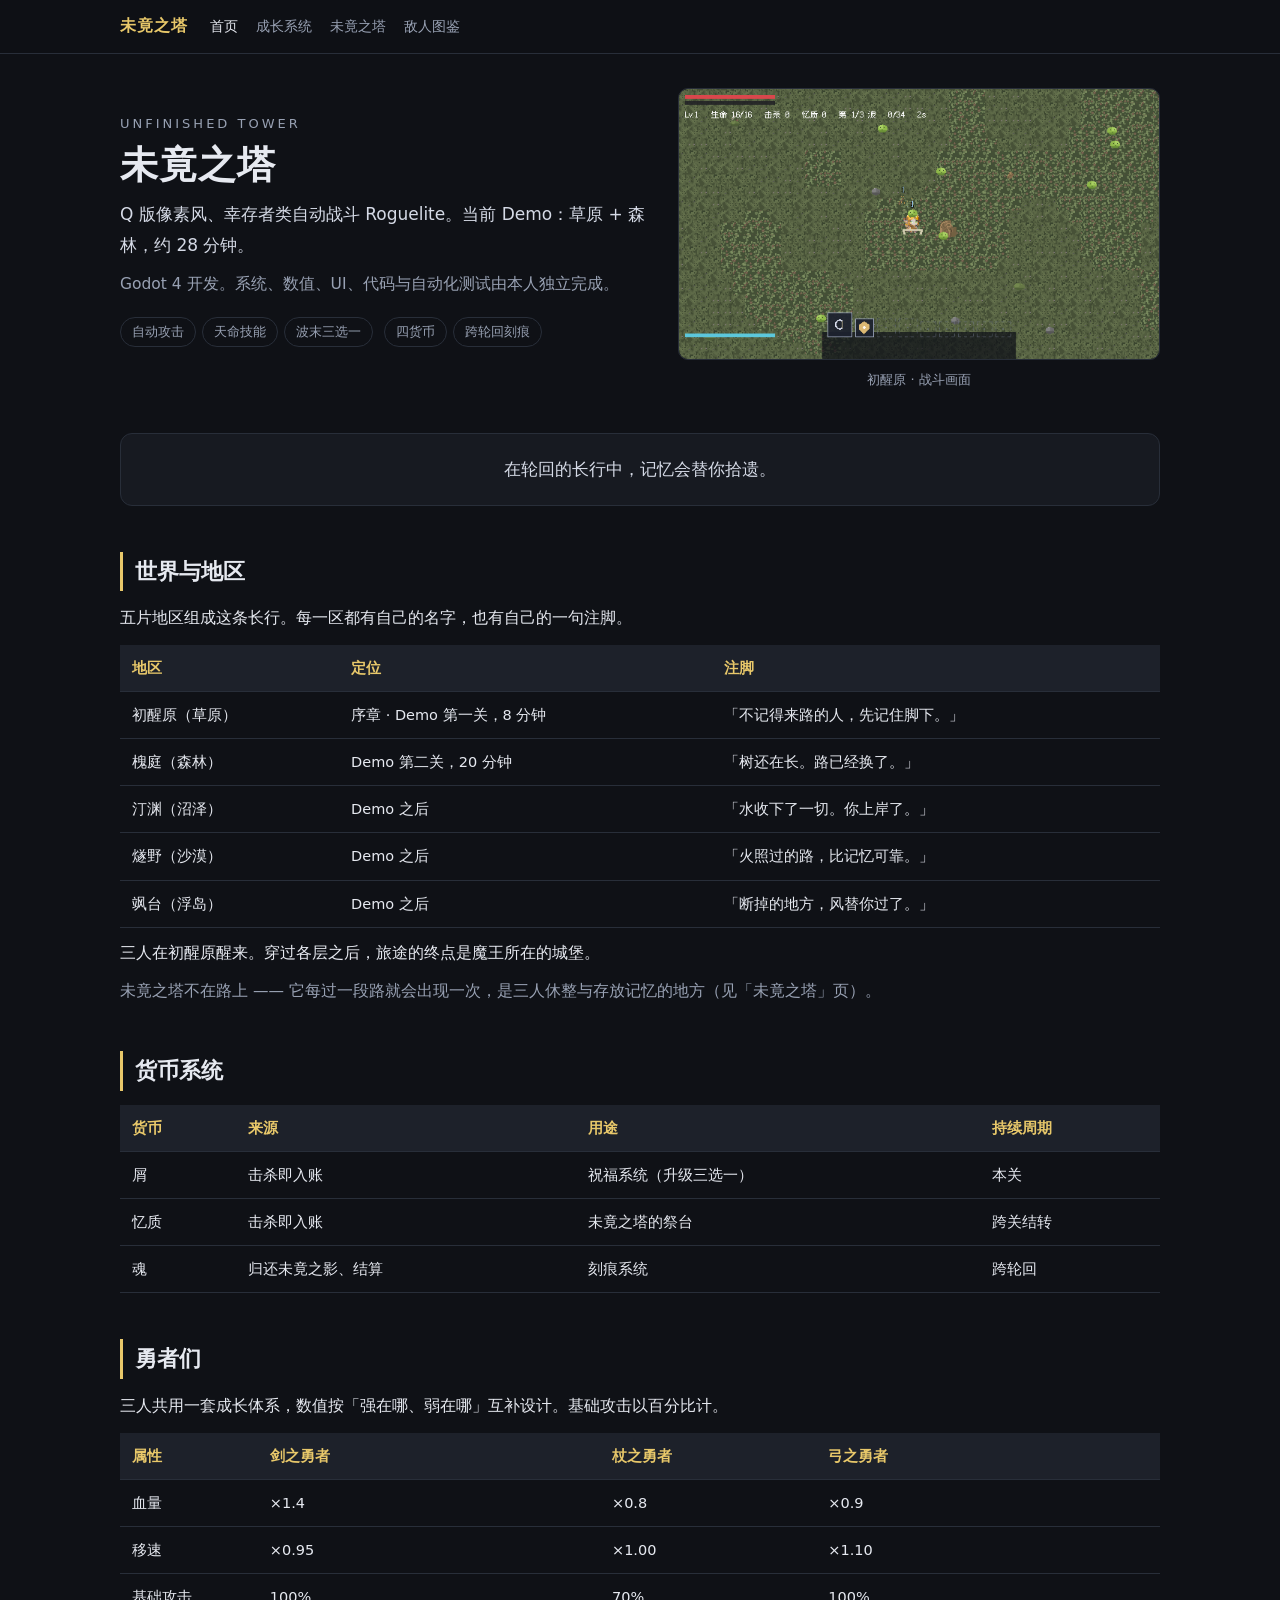
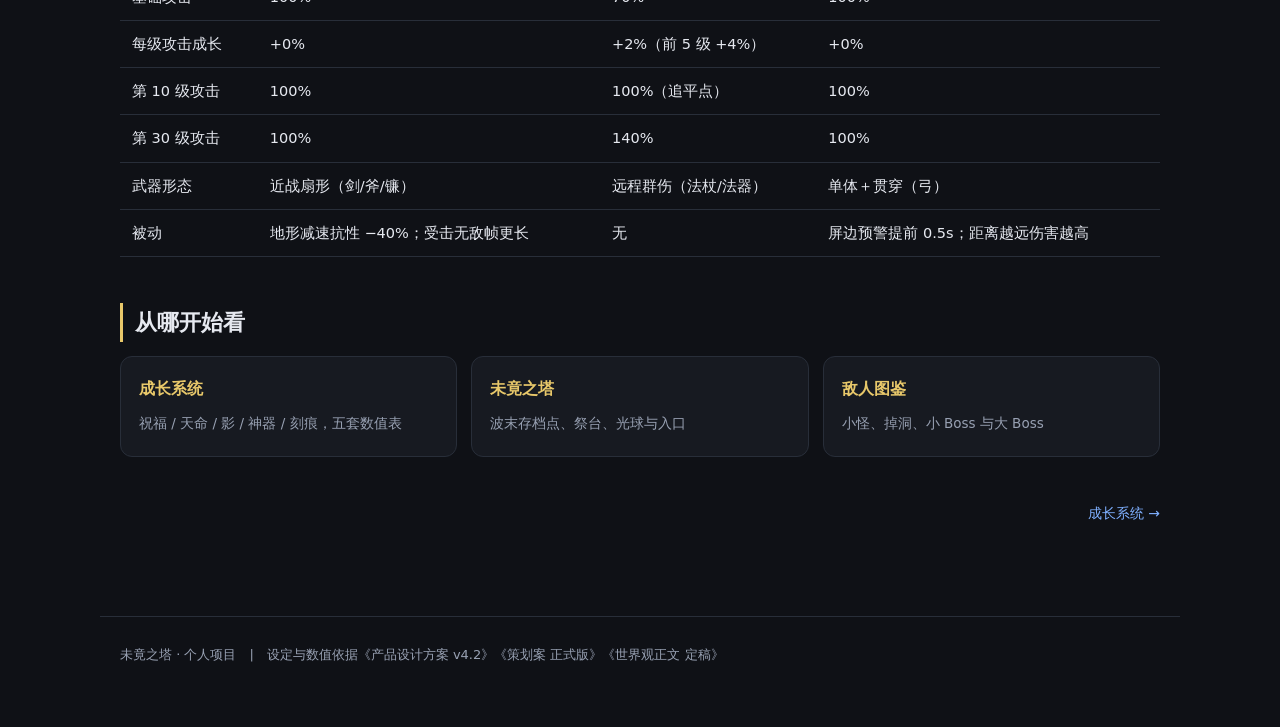
<file: index.html>
<!DOCTYPE html>
<html lang="zh-CN">
<head>
<meta charset="utf-8">
<meta name="viewport" content="width=device-width,initial-scale=1">
<title>未竟之塔 · 游戏 Wiki</title>
<link rel="stylesheet" href="style.css">
</head>
<body>
<div class="topbar"><div class="topbar-in">
  <div class="brand">未竟之塔</div>
  <nav class="nav">
    <a class="on" href="index.html">首页</a>
    <a href="growth.html">成长系统</a>
    <a href="tower.html">未竟之塔</a>
    <a href="enemies.html">敌人图鉴</a>
    
  </nav>
</div></div>
<div class="wrap">

  <section class="hero">
    <div>
      <h1><span class="en">UNFINISHED TOWER</span>未竟之塔</h1>
      <p class="lead">Q 版像素风、幸存者类自动战斗 Roguelite。当前 Demo：草原 + 森林，约 28 分钟。</p>
      <p class="sub">Godot 4 开发。系统、数值、UI、代码与自动化测试由本人独立完成。</p>
      <p style="margin-top:18px">
        <span class="tag">自动攻击</span><span class="tag">天命技能</span><span class="tag">波末三选一</span>
        <span class="tag">四货币</span><span class="tag">跨轮回刻痕</span>
      </p>
    </div>
    <figure style="margin:0">
      <img class="img" src="img/battle.png" alt="战斗画面">
      <figcaption>初醒原 · 战斗画面</figcaption>
    </figure>
  </section>

  <div class="card">
    <p class="lead" style="margin:0;text-align:center">在轮回的长行中，记忆会替你拾遗。</p>
  </div>

  <h2>世界与地区</h2>
  <p>五片地区组成这条长行。每一区都有自己的名字，也有自己的一句注脚。</p>
  <table>
    <tr><th>地区</th><th>定位</th><th>注脚</th></tr>
    <tr><td>初醒原（草原）</td><td>序章 · Demo 第一关，8 分钟</td><td>「不记得来路的人，先记住脚下。」</td></tr>
    <tr><td>槐庭（森林）</td><td>Demo 第二关，20 分钟</td><td>「树还在长。路已经换了。」</td></tr>
    <tr><td>汀渊（沼泽）</td><td>Demo 之后</td><td>「水收下了一切。你上岸了。」</td></tr>
    <tr><td>燧野（沙漠）</td><td>Demo 之后</td><td>「火照过的路，比记忆可靠。」</td></tr>
    <tr><td>飒台（浮岛）</td><td>Demo 之后</td><td>「断掉的地方，风替你过了。」</td></tr>
  </table>
  <p>三人在初醒原醒来。穿过各层之后，旅途的终点是魔王所在的城堡。</p>
  <p class="sub">未竟之塔不在路上 —— 它每过一段路就会出现一次，是三人休整与存放记忆的地方（见「未竟之塔」页）。</p>

  <h2>货币系统</h2>
  <table>
    <tr><th>货币</th><th>来源</th><th>用途</th><th>持续周期</th></tr>
    <tr><td>屑</td><td>击杀即入账</td><td>祝福系统（升级三选一）</td><td>本关</td></tr>
    <tr><td>忆质</td><td>击杀即入账</td><td>未竟之塔的祭台</td><td>跨关结转</td></tr>
    <tr><td>魂</td><td>归还未竟之影、结算</td><td>刻痕系统</td><td>跨轮回</td></tr>
  </table>

  <h2>勇者们</h2>
  <p>三人共用一套成长体系，数值按「强在哪、弱在哪」互补设计。基础攻击以百分比计。</p>
  <table>
    <tr><th>属性</th><th>剑之勇者</th><th>杖之勇者</th><th>弓之勇者</th></tr>
    <tr><td>血量</td><td>×1.4</td><td>×0.8</td><td>×0.9</td></tr>
    <tr><td>移速</td><td>×0.95</td><td>×1.00</td><td>×1.10</td></tr>
    <tr><td>基础攻击</td><td>100%</td><td>70%</td><td>100%</td></tr>
    <tr><td>每级攻击成长</td><td>+0%</td><td>+2%（前 5 级 +4%）</td><td>+0%</td></tr>
    <tr><td>第 10 级攻击</td><td>100%</td><td>100%（追平点）</td><td>100%</td></tr>
    <tr><td>第 30 级攻击</td><td>100%</td><td>140%</td><td>100%</td></tr>
    <tr><td>武器形态</td><td>近战扇形（剑/斧/镰）</td><td>远程群伤（法杖/法器）</td><td>单体＋贯穿（弓）</td></tr>
    <tr><td>被动</td><td>地形减速抗性 −40%；受击无敌帧更长</td><td>无</td><td>屏边预警提前 0.5s；距离越远伤害越高</td></tr>
  </table>

  <h2>从哪开始看</h2>
  <div class="grid g3">
    <a class="tile" href="growth.html"><b>成长系统</b><span>祝福 / 天命 / 影 / 神器 / 刻痕，五套数值表</span></a>
    <a class="tile" href="tower.html"><b>未竟之塔</b><span>波末存档点、祭台、光球与入口</span></a>
    <a class="tile" href="enemies.html"><b>敌人图鉴</b><span>小怪、掉洞、小 Boss 与大 Boss</span></a>
  </div>

  <div class="pager"><span></span><a href="growth.html">成长系统 →</a></div>

</div>
<footer>未竟之塔 · 个人项目　|　设定与数值依据《产品设计方案 v4.2》《策划案 正式版》《世界观正文 定稿》</footer>
</body>
</html>
</file>
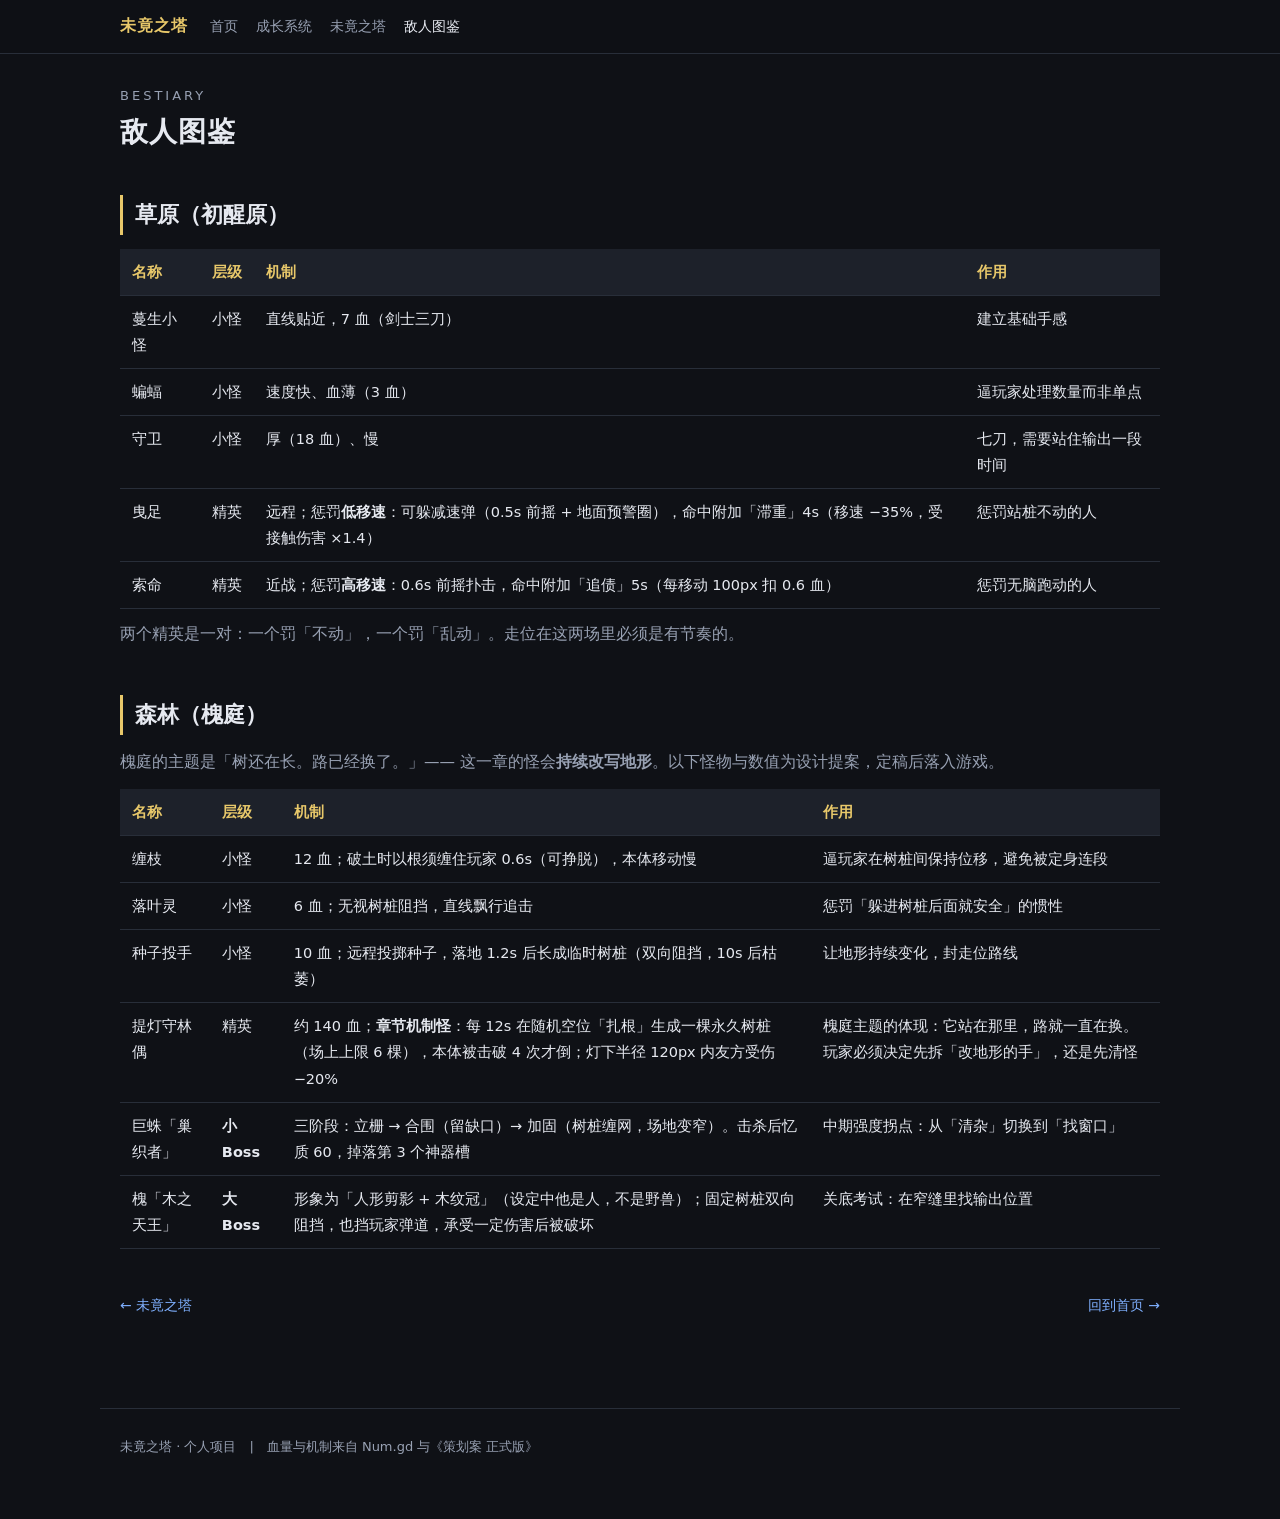
<file: enemies.html>
<!DOCTYPE html>
<html lang="zh-CN">
<head>
<meta charset="utf-8">
<meta name="viewport" content="width=device-width,initial-scale=1">
<title>敌人图鉴 · 未竟之塔 Wiki</title>
<link rel="stylesheet" href="style.css">
</head>
<body>
<div class="topbar"><div class="topbar-in">
  <div class="brand">未竟之塔</div>
  <nav class="nav">
    <a href="index.html">首页</a>
    <a href="growth.html">成长系统</a>
    <a href="tower.html">未竟之塔</a>
    <a class="on" href="enemies.html">敌人图鉴</a>
    
  </nav>
</div></div>
<div class="wrap">

  <h1 style="font-size:28px"><span class="en">BESTIARY</span>敌人图鉴</h1>
  <h2>草原（初醒原）</h2>
  <table>
    <tr><th>名称</th><th>层级</th><th>机制</th><th>作用</th></tr>
    <tr><td>蔓生小怪</td><td>小怪</td><td>直线贴近，7 血（剑士三刀）</td><td>建立基础手感</td></tr>
    <tr><td>蝙蝠</td><td>小怪</td><td>速度快、血薄（3 血）</td><td>逼玩家处理数量而非单点</td></tr>
    <tr><td>守卫</td><td>小怪</td><td>厚（18 血）、慢</td><td>七刀，需要站住输出一段时间</td></tr>
    <tr><td>曳足</td><td>精英</td><td>远程；惩罚<b>低移速</b>：可躲减速弹（0.5s 前摇 + 地面预警圈），命中附加「滞重」4s（移速 −35%，受接触伤害 ×1.4）</td><td>惩罚站桩不动的人</td></tr>
    <tr><td>索命</td><td>精英</td><td>近战；惩罚<b>高移速</b>：0.6s 前摇扑击，命中附加「追债」5s（每移动 100px 扣 0.6 血）</td><td>惩罚无脑跑动的人</td></tr>
  </table>
  <p class="sub">两个精英是一对：一个罚「不动」，一个罚「乱动」。走位在这两场里必须是有节奏的。</p>

  <h2>森林（槐庭）</h2>
  <p class="sub">槐庭的主题是「树还在长。路已经换了。」—— 这一章的怪会<b>持续改写地形</b>。以下怪物与数值为设计提案，定稿后落入游戏。</p>
  <table>
    <tr><th>名称</th><th>层级</th><th>机制</th><th>作用</th></tr>
    <tr><td>缠枝</td><td>小怪</td><td>12 血；破土时以根须缠住玩家 0.6s（可挣脱），本体移动慢</td><td>逼玩家在树桩间保持位移，避免被定身连段</td></tr>
    <tr><td>落叶灵</td><td>小怪</td><td>6 血；无视树桩阻挡，直线飘行追击</td><td>惩罚「躲进树桩后面就安全」的惯性</td></tr>
    <tr><td>种子投手</td><td>小怪</td><td>10 血；远程投掷种子，落地 1.2s 后长成临时树桩（双向阻挡，10s 后枯萎）</td><td>让地形持续变化，封走位路线</td></tr>
    <tr><td>提灯守林偶</td><td>精英</td><td>约 140 血；<b>章节机制怪</b>：每 12s 在随机空位「扎根」生成一棵永久树桩（场上上限 6 棵），本体被击破 4 次才倒；灯下半径 120px 内友方受伤 −20%</td><td>槐庭主题的体现：它站在那里，路就一直在换。玩家必须决定先拆「改地形的手」，还是先清怪</td></tr>
    <tr><td>巨蛛「巢织者」</td><td><b>小 Boss</b></td><td>三阶段：立栅 → 合围（留缺口）→ 加固（树桩缠网，场地变窄）。击杀后忆质 60，掉落第 3 个神器槽</td><td>中期强度拐点：从「清杂」切换到「找窗口」</td></tr>
    <tr><td>槐「木之天王」</td><td><b>大 Boss</b></td><td>形象为「人形剪影 + 木纹冠」（设定中他是人，不是野兽）；固定树桩双向阻挡，也挡玩家弹道，承受一定伤害后被破坏</td><td>关底考试：在窄缝里找输出位置</td></tr>

  </table>

  <div class="pager"><a href="tower.html">← 未竟之塔</a><a href="index.html">回到首页 →</a></div>

</div>
<footer>未竟之塔 · 个人项目　|　血量与机制来自 Num.gd 与《策划案 正式版》</footer>
</body>
</html>
</file>
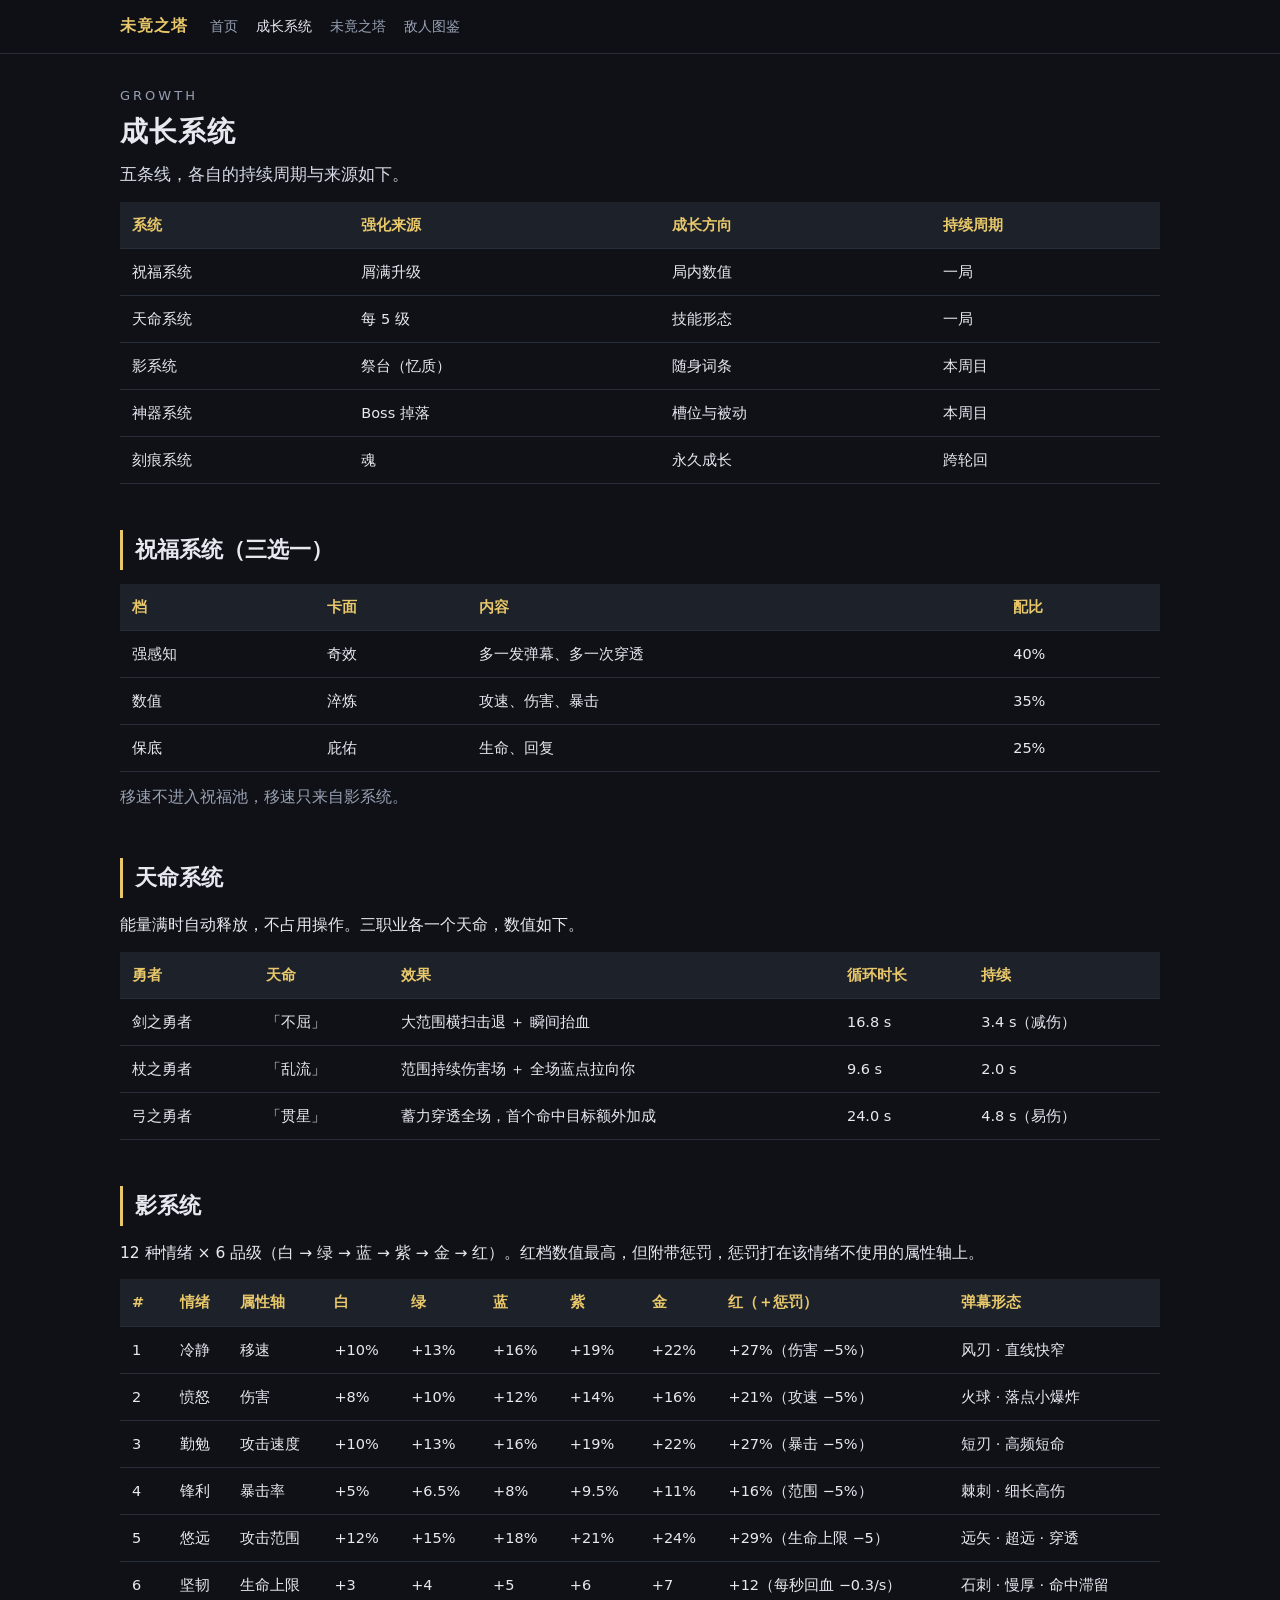
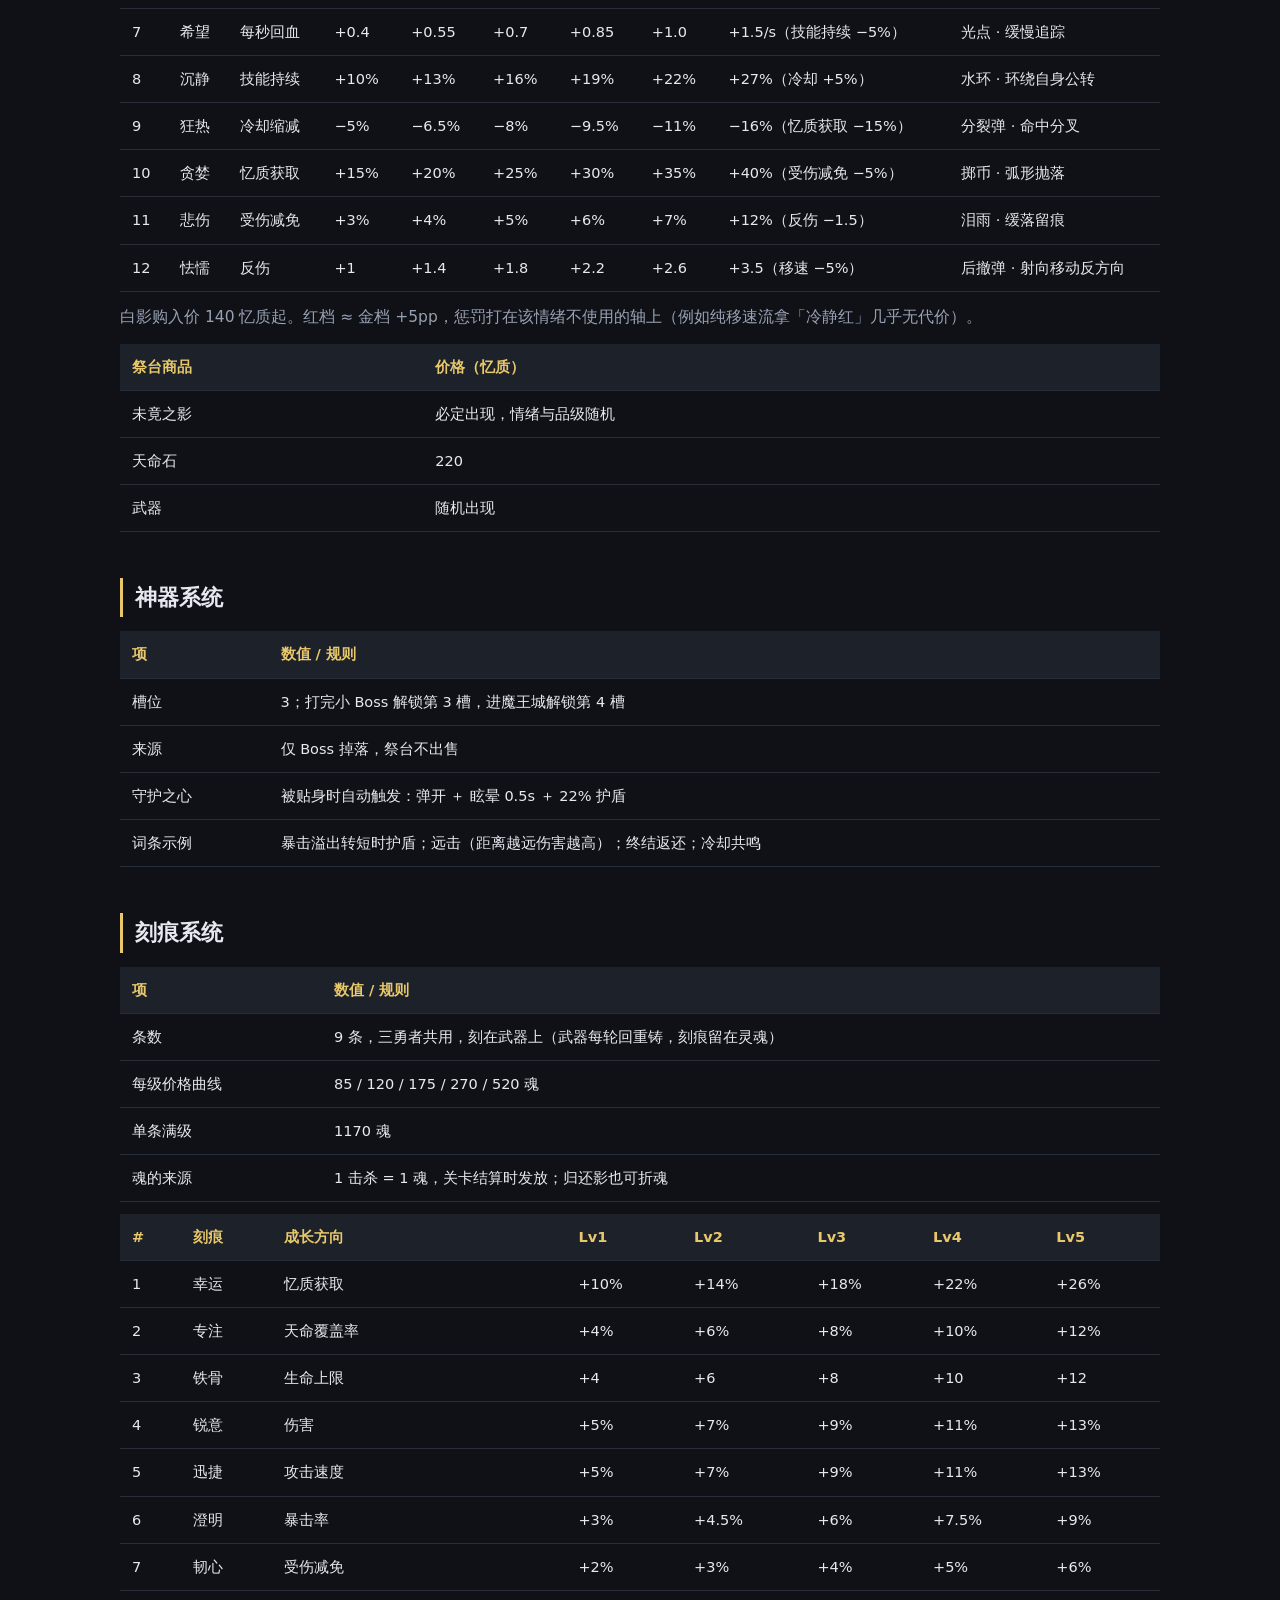
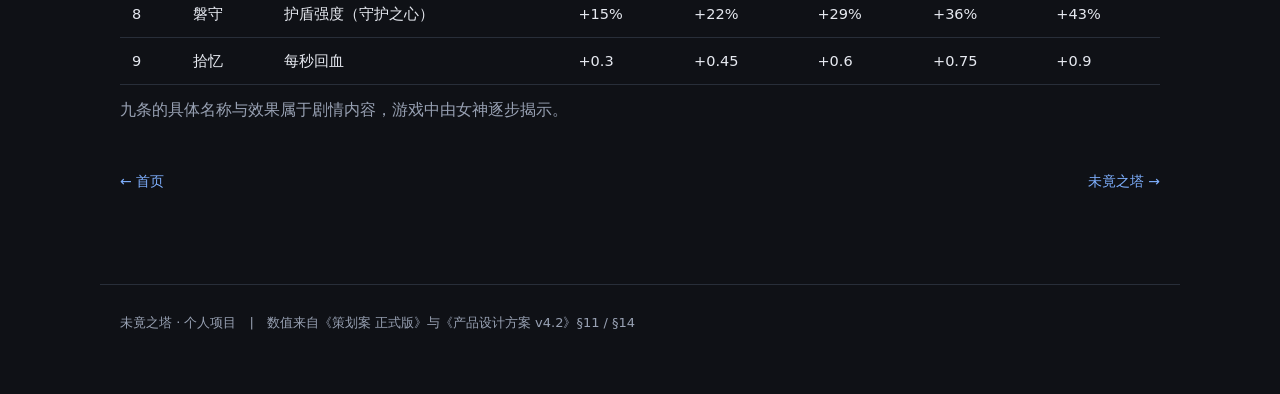
<file: growth.html>
<!DOCTYPE html>
<html lang="zh-CN">
<head>
<meta charset="utf-8">
<meta name="viewport" content="width=device-width,initial-scale=1">
<title>成长系统 · 未竟之塔 Wiki</title>
<link rel="stylesheet" href="style.css">
</head>
<body>
<div class="topbar"><div class="topbar-in">
  <div class="brand">未竟之塔</div>
  <nav class="nav">
    <a href="index.html">首页</a>
    <a class="on" href="growth.html">成长系统</a>
    <a href="tower.html">未竟之塔</a>
    <a href="enemies.html">敌人图鉴</a>
    
  </nav>
</div></div>
<div class="wrap">

  <h1 style="font-size:28px"><span class="en">GROWTH</span>成长系统</h1>
  <p class="lead">五条线，各自的持续周期与来源如下。</p>

  <table>
    <tr><th>系统</th><th>强化来源</th><th>成长方向</th><th>持续周期</th></tr>
    <tr><td>祝福系统</td><td>屑满升级</td><td>局内数值</td><td>一局</td></tr>
    <tr><td>天命系统</td><td>每 5 级</td><td>技能形态</td><td>一局</td></tr>
    <tr><td>影系统</td><td>祭台（忆质）</td><td>随身词条</td><td>本周目</td></tr>
    <tr><td>神器系统</td><td>Boss 掉落</td><td>槽位与被动</td><td>本周目</td></tr>
    <tr><td>刻痕系统</td><td>魂</td><td>永久成长</td><td>跨轮回</td></tr>
  </table>

  <h2>祝福系统（三选一）</h2>
  <table>
    <tr><th>档</th><th>卡面</th><th>内容</th><th>配比</th></tr>
    <tr><td>强感知</td><td>奇效</td><td>多一发弹幕、多一次穿透</td><td>40%</td></tr>
    <tr><td>数值</td><td>淬炼</td><td>攻速、伤害、暴击</td><td>35%</td></tr>
    <tr><td>保底</td><td>庇佑</td><td>生命、回复</td><td>25%</td></tr>
  </table>
  <p class="sub">移速不进入祝福池，移速只来自影系统。</p>

  <h2>天命系统</h2>
  <p>能量满时自动释放，不占用操作。三职业各一个天命，数值如下。</p>
  <table>
    <tr><th>勇者</th><th>天命</th><th>效果</th><th>循环时长</th><th>持续</th></tr>
    <tr><td>剑之勇者</td><td>「不屈」</td><td>大范围横扫击退 ＋ 瞬间抬血</td><td>16.8 s</td><td>3.4 s（减伤）</td></tr>
    <tr><td>杖之勇者</td><td>「乱流」</td><td>范围持续伤害场 ＋ 全场蓝点拉向你</td><td>9.6 s</td><td>2.0 s</td></tr>
    <tr><td>弓之勇者</td><td>「贯星」</td><td>蓄力穿透全场，首个命中目标额外加成</td><td>24.0 s</td><td>4.8 s（易伤）</td></tr>
  </table>

  <h2>影系统</h2>
  <p>12 种情绪 × 6 品级（白 → 绿 → 蓝 → 紫 → 金 → 红）。红档数值最高，但附带惩罚，惩罚打在该情绪不使用的属性轴上。</p>
  <table>
    <tr><th>#</th><th>情绪</th><th>属性轴</th><th>白</th><th>绿</th><th>蓝</th><th>紫</th><th>金</th><th>红（＋惩罚）</th><th>弹幕形态</th></tr>
    <tr><td>1</td><td>冷静</td><td>移速</td><td>+10%</td><td>+13%</td><td>+16%</td><td>+19%</td><td>+22%</td><td>+27%（伤害 −5%）</td><td>风刃 · 直线快窄</td></tr>
    <tr><td>2</td><td>愤怒</td><td>伤害</td><td>+8%</td><td>+10%</td><td>+12%</td><td>+14%</td><td>+16%</td><td>+21%（攻速 −5%）</td><td>火球 · 落点小爆炸</td></tr>
    <tr><td>3</td><td>勤勉</td><td>攻击速度</td><td>+10%</td><td>+13%</td><td>+16%</td><td>+19%</td><td>+22%</td><td>+27%（暴击 −5%）</td><td>短刃 · 高频短命</td></tr>
    <tr><td>4</td><td>锋利</td><td>暴击率</td><td>+5%</td><td>+6.5%</td><td>+8%</td><td>+9.5%</td><td>+11%</td><td>+16%（范围 −5%）</td><td>棘刺 · 细长高伤</td></tr>
    <tr><td>5</td><td>悠远</td><td>攻击范围</td><td>+12%</td><td>+15%</td><td>+18%</td><td>+21%</td><td>+24%</td><td>+29%（生命上限 −5）</td><td>远矢 · 超远 · 穿透</td></tr>
    <tr><td>6</td><td>坚韧</td><td>生命上限</td><td>+3</td><td>+4</td><td>+5</td><td>+6</td><td>+7</td><td>+12（每秒回血 −0.3/s）</td><td>石刺 · 慢厚 · 命中滞留</td></tr>
    <tr><td>7</td><td>希望</td><td>每秒回血</td><td>+0.4</td><td>+0.55</td><td>+0.7</td><td>+0.85</td><td>+1.0</td><td>+1.5/s（技能持续 −5%）</td><td>光点 · 缓慢追踪</td></tr>
    <tr><td>8</td><td>沉静</td><td>技能持续</td><td>+10%</td><td>+13%</td><td>+16%</td><td>+19%</td><td>+22%</td><td>+27%（冷却 +5%）</td><td>水环 · 环绕自身公转</td></tr>
    <tr><td>9</td><td>狂热</td><td>冷却缩减</td><td>−5%</td><td>−6.5%</td><td>−8%</td><td>−9.5%</td><td>−11%</td><td>−16%（忆质获取 −15%）</td><td>分裂弹 · 命中分叉</td></tr>
    <tr><td>10</td><td>贪婪</td><td>忆质获取</td><td>+15%</td><td>+20%</td><td>+25%</td><td>+30%</td><td>+35%</td><td>+40%（受伤减免 −5%）</td><td>掷币 · 弧形抛落</td></tr>
    <tr><td>11</td><td>悲伤</td><td>受伤减免</td><td>+3%</td><td>+4%</td><td>+5%</td><td>+6%</td><td>+7%</td><td>+12%（反伤 −1.5）</td><td>泪雨 · 缓落留痕</td></tr>
    <tr><td>12</td><td>怯懦</td><td>反伤</td><td>+1</td><td>+1.4</td><td>+1.8</td><td>+2.2</td><td>+2.6</td><td>+3.5（移速 −5%）</td><td>后撤弹 · 射向移动反方向</td></tr>
  </table>
  <p class="sub">白影购入价 140 忆质起。红档 ≈ 金档 +5pp，惩罚打在该情绪不使用的轴上（例如纯移速流拿「冷静红」几乎无代价）。</p>
  <table>
    <tr><th>祭台商品</th><th>价格（忆质）</th></tr>
    <tr><td>未竟之影</td><td>必定出现，情绪与品级随机</td></tr>
    <tr><td>天命石</td><td>220</td></tr>
    <tr><td>武器</td><td>随机出现</td></tr>
  </table>

<h2>神器系统</h2>
  <table>
    <tr><th>项</th><th>数值 / 规则</th></tr>
    <tr><td>槽位</td><td>3；打完小 Boss 解锁第 3 槽，进魔王城解锁第 4 槽</td></tr>
    <tr><td>来源</td><td>仅 Boss 掉落，祭台不出售</td></tr>
    <tr><td>守护之心</td><td>被贴身时自动触发：弹开 ＋ 眩晕 0.5s ＋ 22% 护盾</td></tr>
    <tr><td>词条示例</td><td>暴击溢出转短时护盾；远击（距离越远伤害越高）；终结返还；冷却共鸣</td></tr>
  </table>

  <h2>刻痕系统</h2>
  <table>
    <tr><th>项</th><th>数值 / 规则</th></tr>
    <tr><td>条数</td><td>9 条，三勇者共用，刻在武器上（武器每轮回重铸，刻痕留在灵魂）</td></tr>
    <tr><td>每级价格曲线</td><td>85 / 120 / 175 / 270 / 520 魂</td></tr>
    <tr><td>单条满级</td><td>1170 魂</td></tr>
    <tr><td>魂的来源</td><td>1 击杀 = 1 魂，关卡结算时发放；归还影也可折魂</td></tr>
  </table>
  <table>
    <tr><th>#</th><th>刻痕</th><th>成长方向</th><th>Lv1</th><th>Lv2</th><th>Lv3</th><th>Lv4</th><th>Lv5</th></tr>
    <tr><td>1</td><td>幸运</td><td>忆质获取</td><td>+10%</td><td>+14%</td><td>+18%</td><td>+22%</td><td>+26%</td></tr>
    <tr><td>2</td><td>专注</td><td>天命覆盖率</td><td>+4%</td><td>+6%</td><td>+8%</td><td>+10%</td><td>+12%</td></tr>
    <tr><td>3</td><td>铁骨</td><td>生命上限</td><td>+4</td><td>+6</td><td>+8</td><td>+10</td><td>+12</td></tr>
    <tr><td>4</td><td>锐意</td><td>伤害</td><td>+5%</td><td>+7%</td><td>+9%</td><td>+11%</td><td>+13%</td></tr>
    <tr><td>5</td><td>迅捷</td><td>攻击速度</td><td>+5%</td><td>+7%</td><td>+9%</td><td>+11%</td><td>+13%</td></tr>
    <tr><td>6</td><td>澄明</td><td>暴击率</td><td>+3%</td><td>+4.5%</td><td>+6%</td><td>+7.5%</td><td>+9%</td></tr>
    <tr><td>7</td><td>韧心</td><td>受伤减免</td><td>+2%</td><td>+3%</td><td>+4%</td><td>+5%</td><td>+6%</td></tr>
    <tr><td>8</td><td>磐守</td><td>护盾强度（守护之心）</td><td>+15%</td><td>+22%</td><td>+29%</td><td>+36%</td><td>+43%</td></tr>
    <tr><td>9</td><td>拾忆</td><td>每秒回血</td><td>+0.3</td><td>+0.45</td><td>+0.6</td><td>+0.75</td><td>+0.9</td></tr>
  </table>
<p class="sub">九条的具体名称与效果属于剧情内容，游戏中由女神逐步揭示。</p>

  <div class="pager"><a href="index.html">← 首页</a><a href="tower.html">未竟之塔 →</a></div>

</div>
<footer>未竟之塔 · 个人项目　|　数值来自《策划案 正式版》与《产品设计方案 v4.2》§11 / §14</footer>
</body>
</html>
</file>
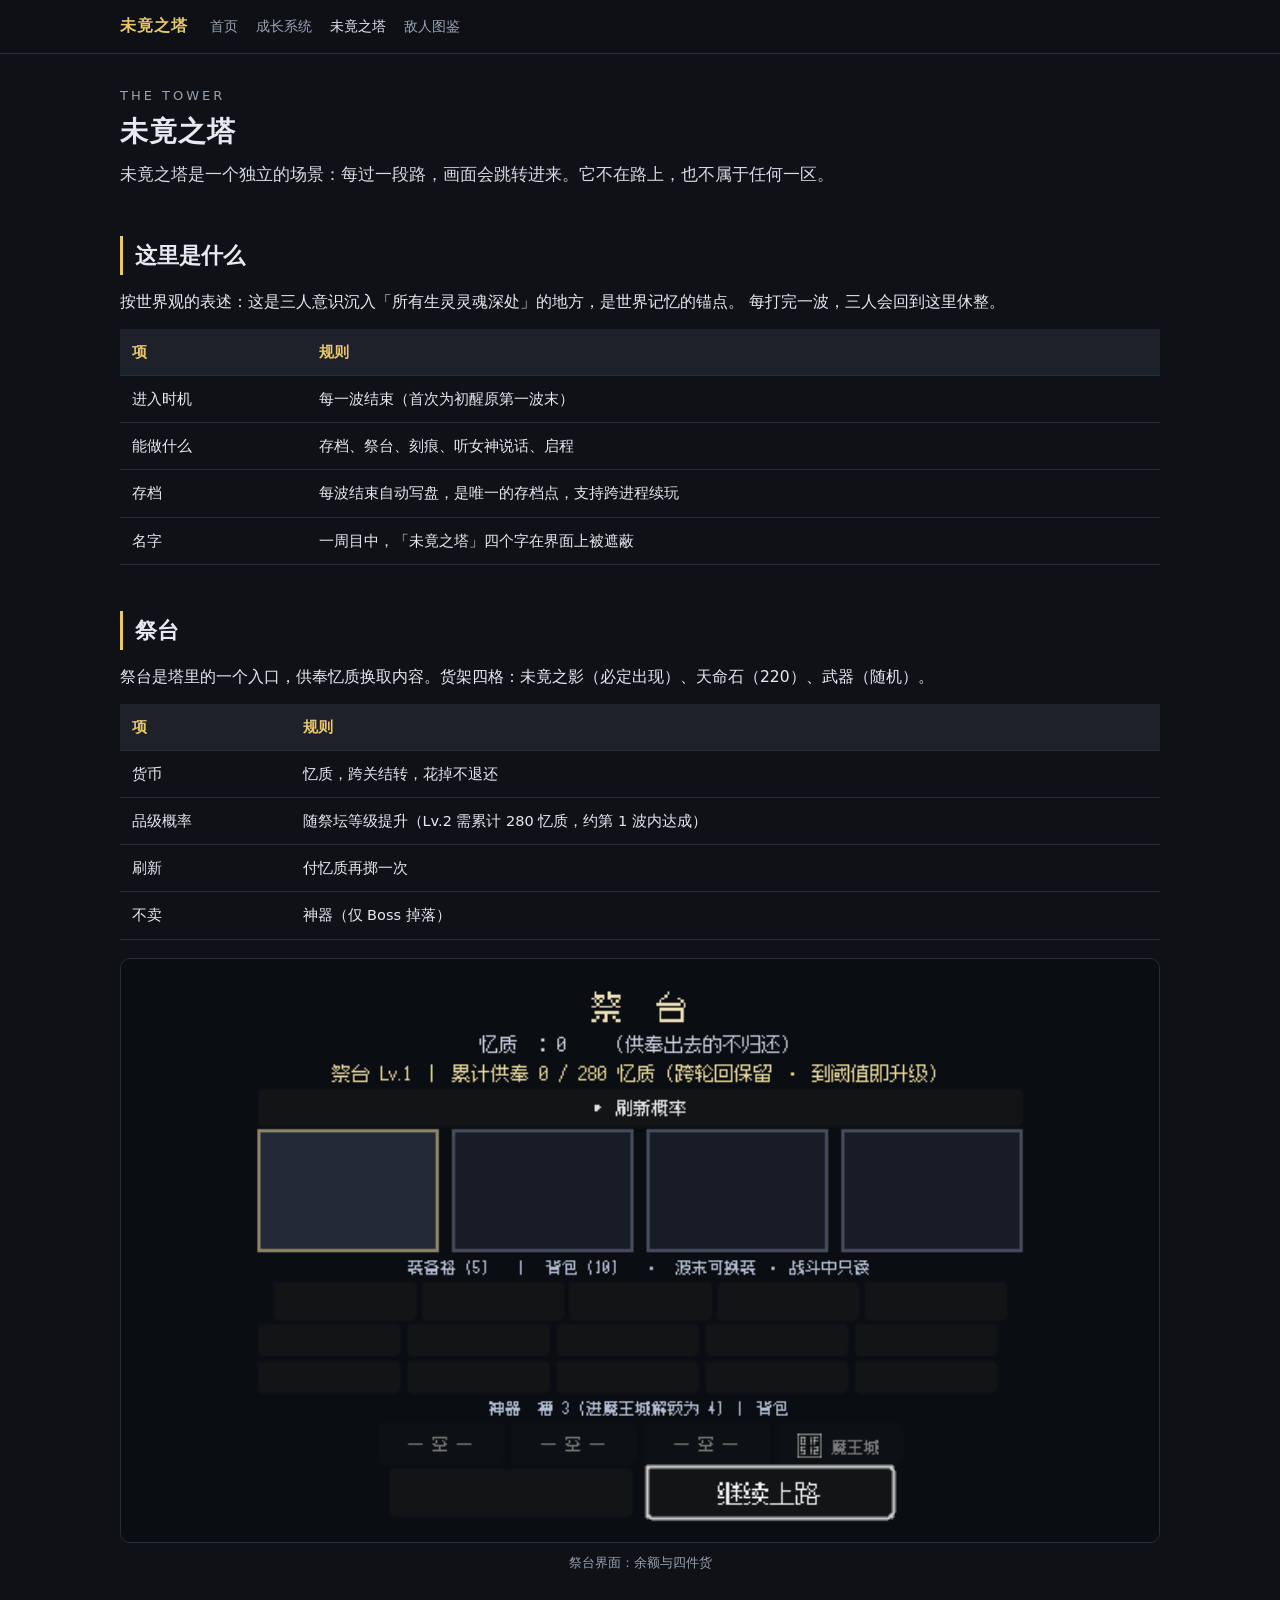
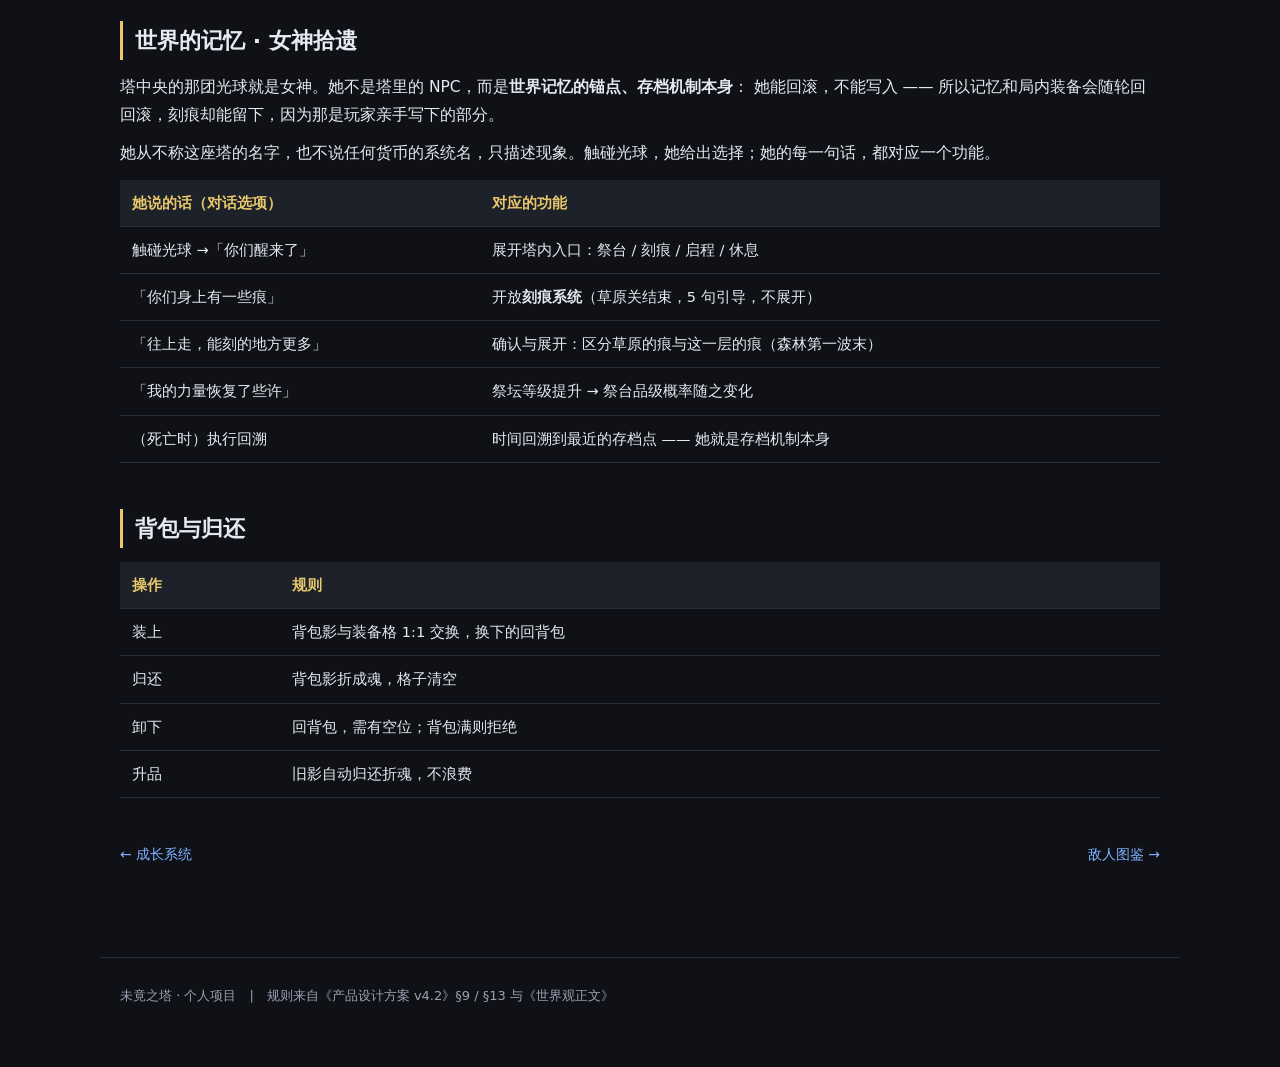
<file: tower.html>
<!DOCTYPE html>
<html lang="zh-CN">
<head>
<meta charset="utf-8">
<meta name="viewport" content="width=device-width,initial-scale=1">
<title>未竟之塔（塔内）</title>
<link rel="stylesheet" href="style.css">
</head>
<body>
<div class="topbar"><div class="topbar-in">
  <div class="brand">未竟之塔</div>
  <nav class="nav">
    <a href="index.html">首页</a>
    <a href="growth.html">成长系统</a>
    <a class="on" href="tower.html">未竟之塔</a>
    <a href="enemies.html">敌人图鉴</a>
    
  </nav>
</div></div>
<div class="wrap">

  <h1 style="font-size:28px"><span class="en">THE TOWER</span>未竟之塔</h1>
  <p class="lead">未竟之塔是一个独立的场景：每过一段路，画面会跳转进来。它不在路上，也不属于任何一区。</p>

  <h2>这里是什么</h2>
  <p>按世界观的表述：这是三人意识沉入「所有生灵灵魂深处」的地方，是世界记忆的锚点。
      每打完一波，三人会回到这里休整。</p>
  <table>
    <tr><th>项</th><th>规则</th></tr>
    <tr><td>进入时机</td><td>每一波结束（首次为初醒原第一波末）</td></tr>
    <tr><td>能做什么</td><td>存档、祭台、刻痕、听女神说话、启程</td></tr>
    <tr><td>存档</td><td>每波结束自动写盘，是唯一的存档点，支持跨进程续玩</td></tr>
    <tr><td>名字</td><td>一周目中，「未竟之塔」四个字在界面上被遮蔽</td></tr>
  </table>

  <h2>祭台</h2>
  <p>祭台是塔里的一个入口，供奉忆质换取内容。货架四格：未竟之影（必定出现）、天命石（220）、武器（随机）。</p>
  <table>
    <tr><th>项</th><th>规则</th></tr>
    <tr><td>货币</td><td>忆质，跨关结转，花掉不退还</td></tr>
    <tr><td>品级概率</td><td>随祭坛等级提升（Lv.2 需累计 280 忆质，约第 1 波内达成）</td></tr>
    <tr><td>刷新</td><td>付忆质再掷一次</td></tr>
    <tr><td>不卖</td><td>神器（仅 Boss 掉落）</td></tr>
  </table>

  <figure>
    <img class="img" src="img/shop.png" alt="祭台界面">
    <figcaption>祭台界面：余额与四件货</figcaption>
  </figure>

  <h2>世界的记忆 · 女神拾遗</h2>
  <p>塔中央的那团光球就是女神。她不是塔里的 NPC，而是<b>世界记忆的锚点、存档机制本身</b>：
      她能回滚，不能写入 —— 所以记忆和局内装备会随轮回回滚，刻痕却能留下，因为那是玩家亲手写下的部分。</p>
  <p>她从不称这座塔的名字，也不说任何货币的系统名，只描述现象。触碰光球，她给出选择；她的每一句话，都对应一个功能。</p>
  <table>
    <tr><th>她说的话（对话选项）</th><th>对应的功能</th></tr>
    <tr><td>触碰光球 →「你们醒来了」</td><td>展开塔内入口：祭台 / 刻痕 / 启程 / 休息</td></tr>
    <tr><td>「你们身上有一些痕」</td><td>开放<b>刻痕系统</b>（草原关结束，5 句引导，不展开）</td></tr>
    <tr><td>「往上走，能刻的地方更多」</td><td>确认与展开：区分草原的痕与这一层的痕（森林第一波末）</td></tr>
    <tr><td>「我的力量恢复了些许」</td><td>祭坛等级提升 → 祭台品级概率随之变化</td></tr>
    <tr><td>（死亡时）执行回溯</td><td>时间回溯到最近的存档点 —— 她就是存档机制本身</td></tr>
  </table>

<h2>背包与归还</h2>
  <table>
    <tr><th>操作</th><th>规则</th></tr>
    <tr><td>装上</td><td>背包影与装备格 1:1 交换，换下的回背包</td></tr>
    <tr><td>归还</td><td>背包影折成魂，格子清空</td></tr>
    <tr><td>卸下</td><td>回背包，需有空位；背包满则拒绝</td></tr>
    <tr><td>升品</td><td>旧影自动归还折魂，不浪费</td></tr>
  </table>

  <div class="pager"><a href="growth.html">← 成长系统</a><a href="enemies.html">敌人图鉴 →</a></div>

</div>
<footer>未竟之塔 · 个人项目　|　规则来自《产品设计方案 v4.2》§9 / §13 与《世界观正文》</footer>
</body>
</html>
</file>
<file: style.css>
:root{
  --bg:#0f1116; --panel:#171a21; --panel2:#1d212a; --line:#282e39;
  --fg:#e6e9f0; --dim:#98a1b3; --gold:#e8c86a; --blue:#7fb0ff; --green:#7fd6a4; --red:#e8817f;
  --max:1080px;
}
*{box-sizing:border-box}
html,body{margin:0;padding:0}
body{
  background:var(--bg); color:var(--fg);
  font:15.5px/1.8 -apple-system,"Segoe UI","Microsoft YaHei",system-ui,sans-serif;
  -webkit-font-smoothing:antialiased;
}
a{color:var(--blue);text-decoration:none}
a:hover{text-decoration:underline}

/* ── 顶栏 ── */
.topbar{
  position:sticky;top:0;z-index:50;background:rgba(15,17,22,.92);
  backdrop-filter:blur(8px);border-bottom:1px solid var(--line);
}
.topbar-in{max-width:var(--max);margin:0 auto;padding:12px 20px;display:flex;align-items:center;gap:22px}
.brand{font-weight:700;letter-spacing:1px;color:var(--gold);font-size:16px;white-space:nowrap}
.nav{display:flex;gap:18px;flex-wrap:wrap;font-size:14px}
.nav a{color:var(--dim)}
.nav a.on,.nav a:hover{color:var(--fg);text-decoration:none}

/* ── 版心 ── */
.wrap{max-width:var(--max);margin:0 auto;padding:34px 20px 90px}
.hero{display:grid;grid-template-columns:1.05fr .95fr;gap:26px;align-items:center;margin-bottom:42px}
@media(max-width:820px){.hero{grid-template-columns:1fr}}
h1{font-size:38px;line-height:1.25;margin:0 0 10px;letter-spacing:1px}
h1 .en{display:block;font-size:13px;letter-spacing:3px;color:var(--dim);font-weight:400;margin-bottom:10px}
h2{font-size:22px;margin:46px 0 14px;padding-left:12px;border-left:3px solid var(--gold)}
h3{font-size:17px;margin:26px 0 8px;color:var(--gold)}
p{margin:10px 0}
.lead{font-size:17px;color:#d5dae6}
.sub{color:var(--dim)}

/* ── 组件 ── */
.card{background:var(--panel);border:1px solid var(--line);border-radius:12px;padding:20px 22px;margin:14px 0}
.grid{display:grid;gap:14px}
.g2{grid-template-columns:repeat(2,1fr)}
.g3{grid-template-columns:repeat(3,1fr)}
@media(max-width:820px){.g2,.g3{grid-template-columns:1fr}}
.tile{background:var(--panel);border:1px solid var(--line);border-radius:12px;padding:18px;display:block;color:var(--fg)}
.tile:hover{border-color:var(--gold);text-decoration:none}
.tile b{display:block;font-size:16px;margin-bottom:6px;color:var(--gold)}
.tile span{color:var(--dim);font-size:13.5px;line-height:1.7}
.img{width:100%;border-radius:10px;border:1px solid var(--line);display:block}
figure{margin:18px 0}
figcaption{color:var(--dim);font-size:13px;text-align:center;margin-top:8px}
table{width:100%;border-collapse:collapse;margin:12px 0;font-size:14.5px}
th,td{padding:10px 12px;border-bottom:1px solid var(--line);text-align:left;vertical-align:top}
th{color:var(--gold);font-weight:600;white-space:nowrap;background:var(--panel2)}
code{background:#0c0e13;padding:2px 7px;border-radius:5px;font-size:13px;color:var(--green)}
.k{color:var(--gold);font-weight:600}
.tag{display:inline-block;padding:3px 11px;border:1px solid var(--line);border-radius:99px;
  color:var(--dim);font-size:12.5px;margin:0 6px 6px 0}
.blockquote{border-left:3px solid var(--gold);padding:6px 0 6px 16px;color:#cfd5e2;margin:16px 0}
.hr{height:1px;background:var(--line);margin:38px 0}
.pager{display:flex;justify-content:space-between;gap:14px;margin-top:44px;font-size:14px}
footer{max-width:var(--max);margin:0 auto;padding:26px 20px 60px;color:var(--dim);font-size:13px;
  border-top:1px solid var(--line)}
.badge{font-size:12px;color:var(--gold);border:1px solid #4a3f22;background:#221c0f;
  padding:2px 9px;border-radius:6px;margin-left:8px}
</file>
